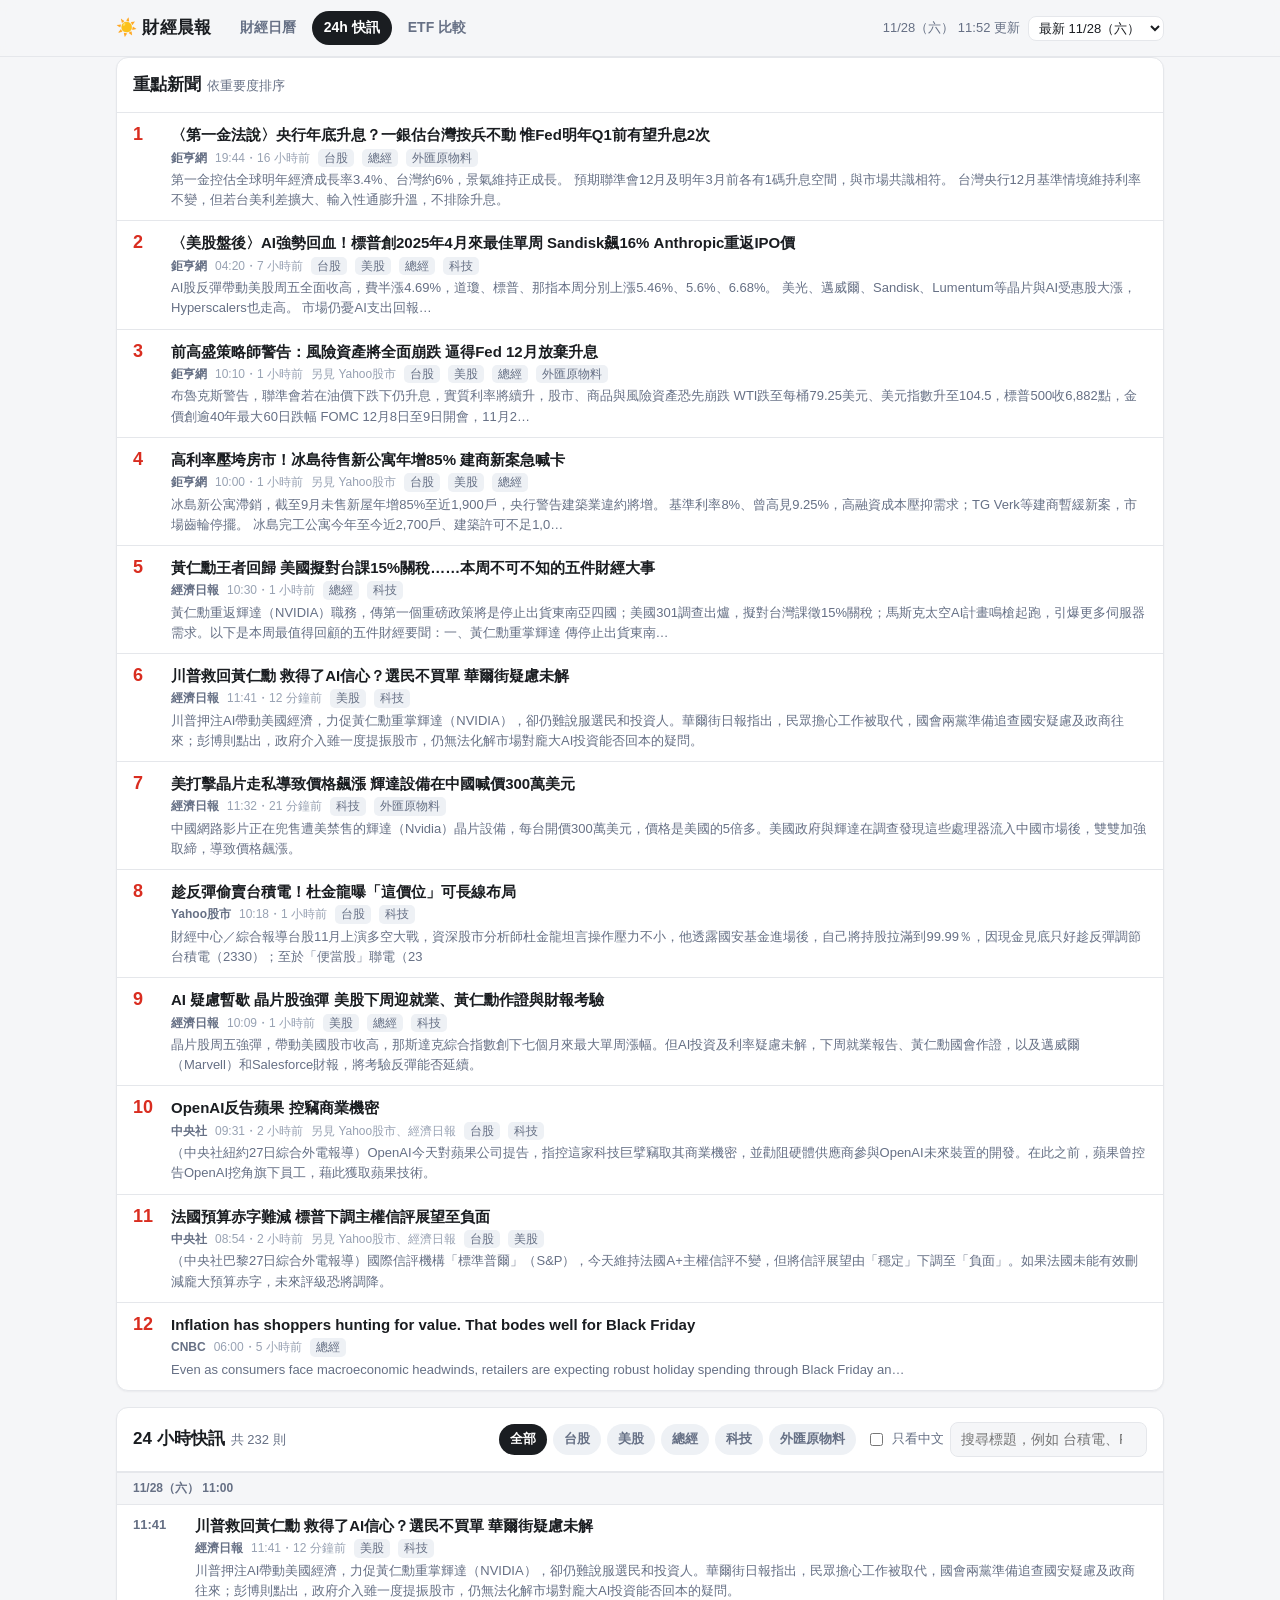
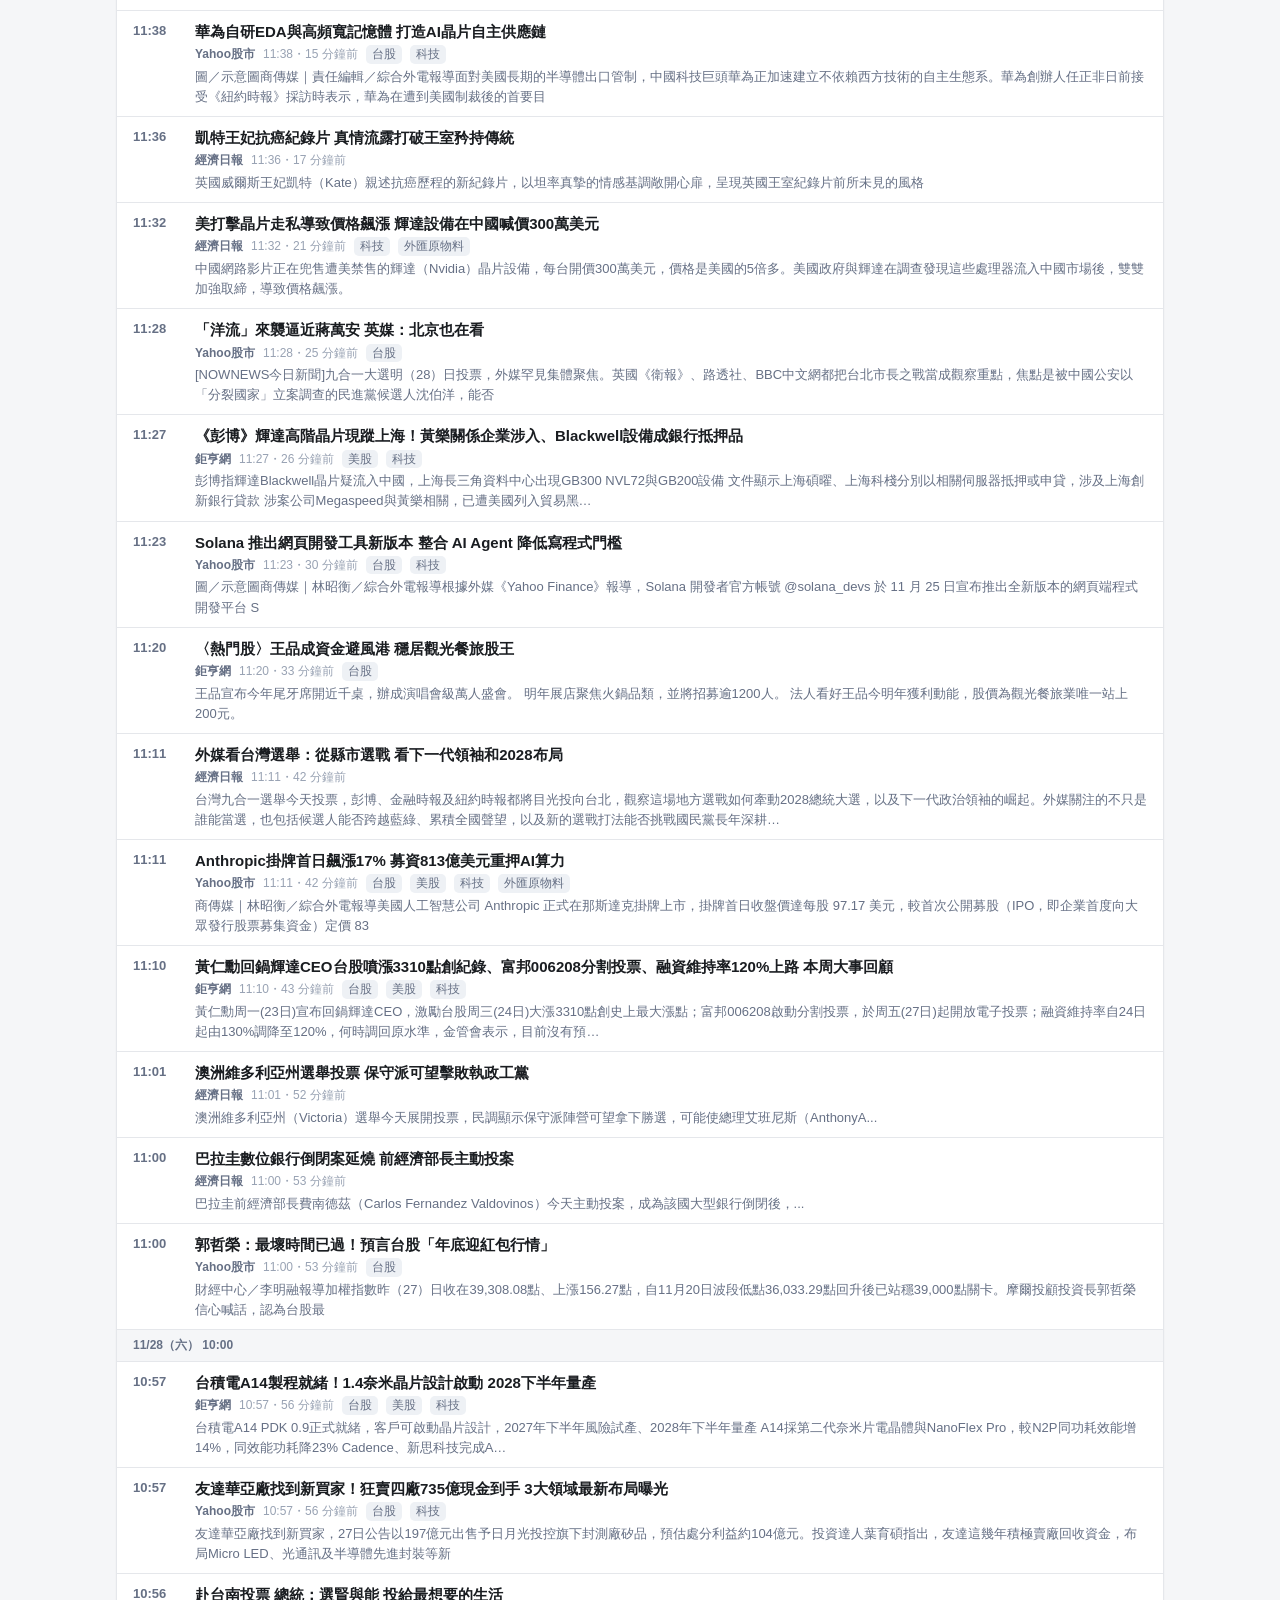
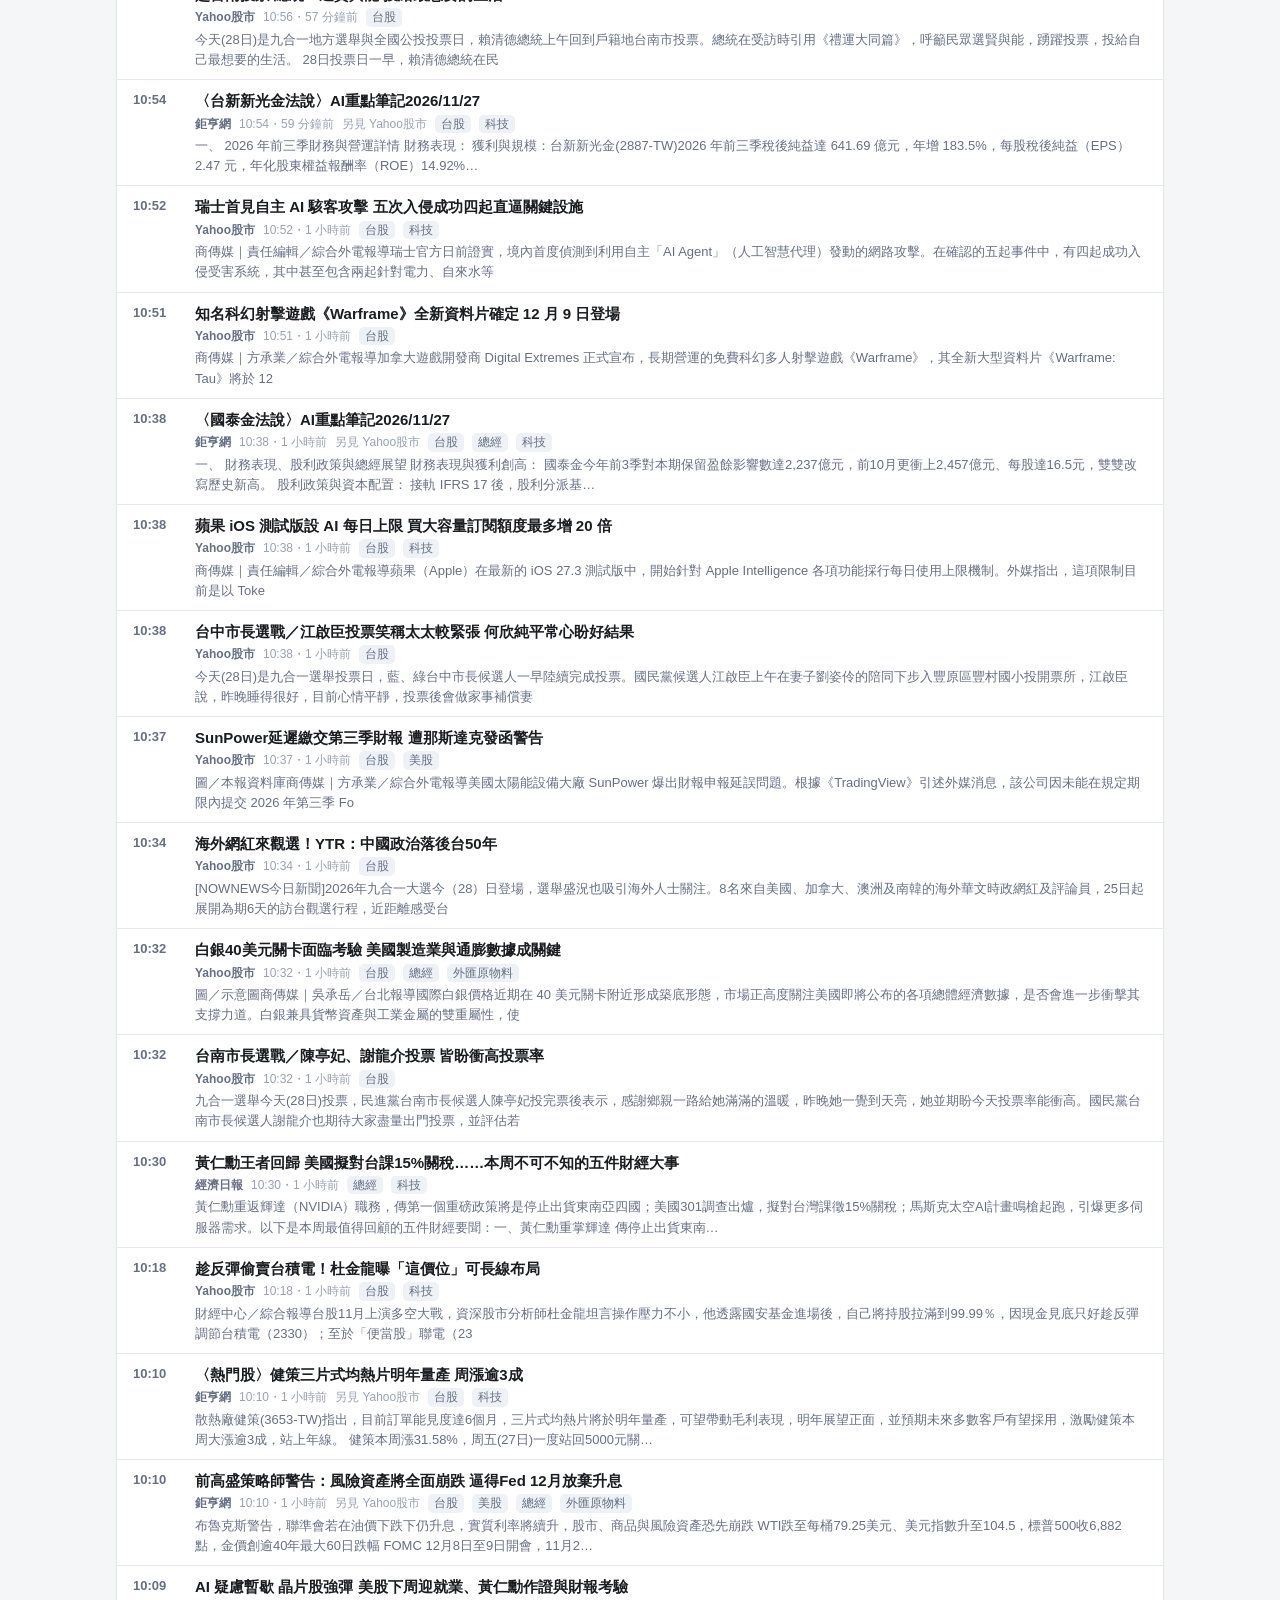
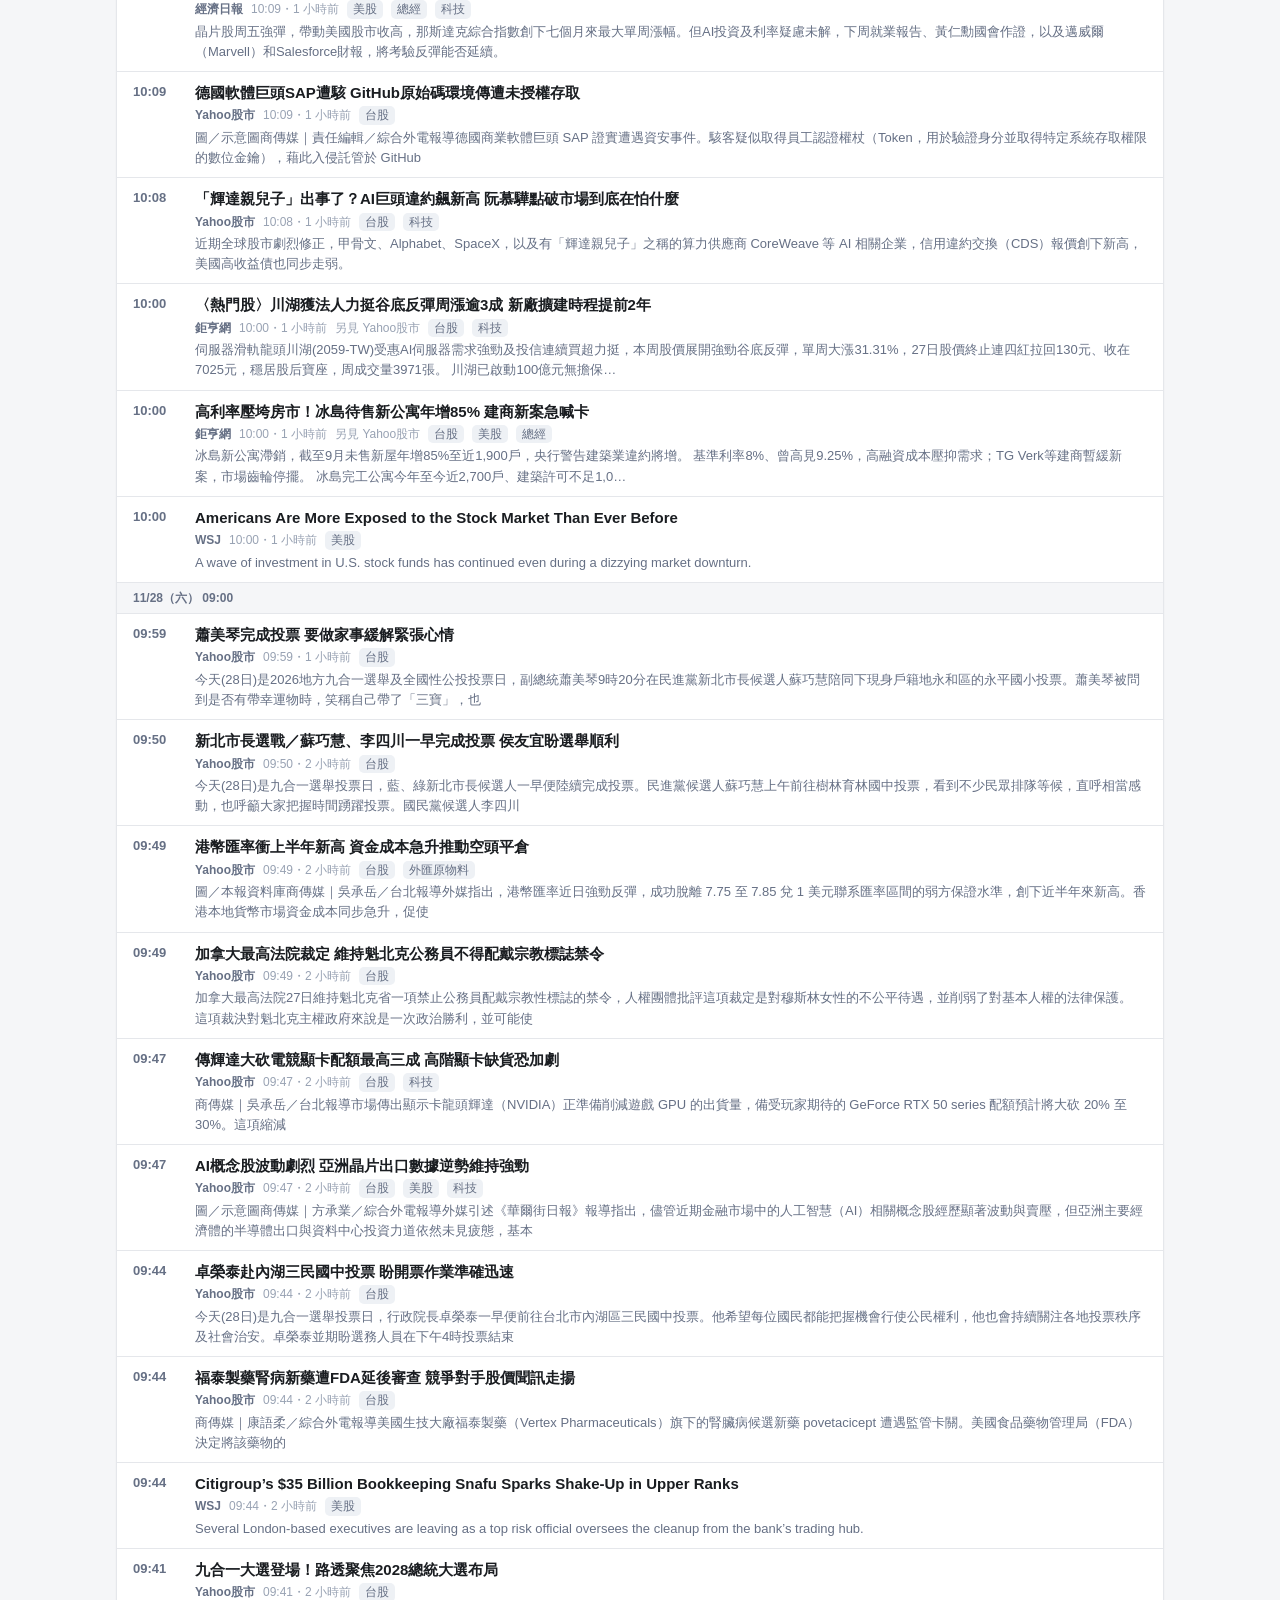
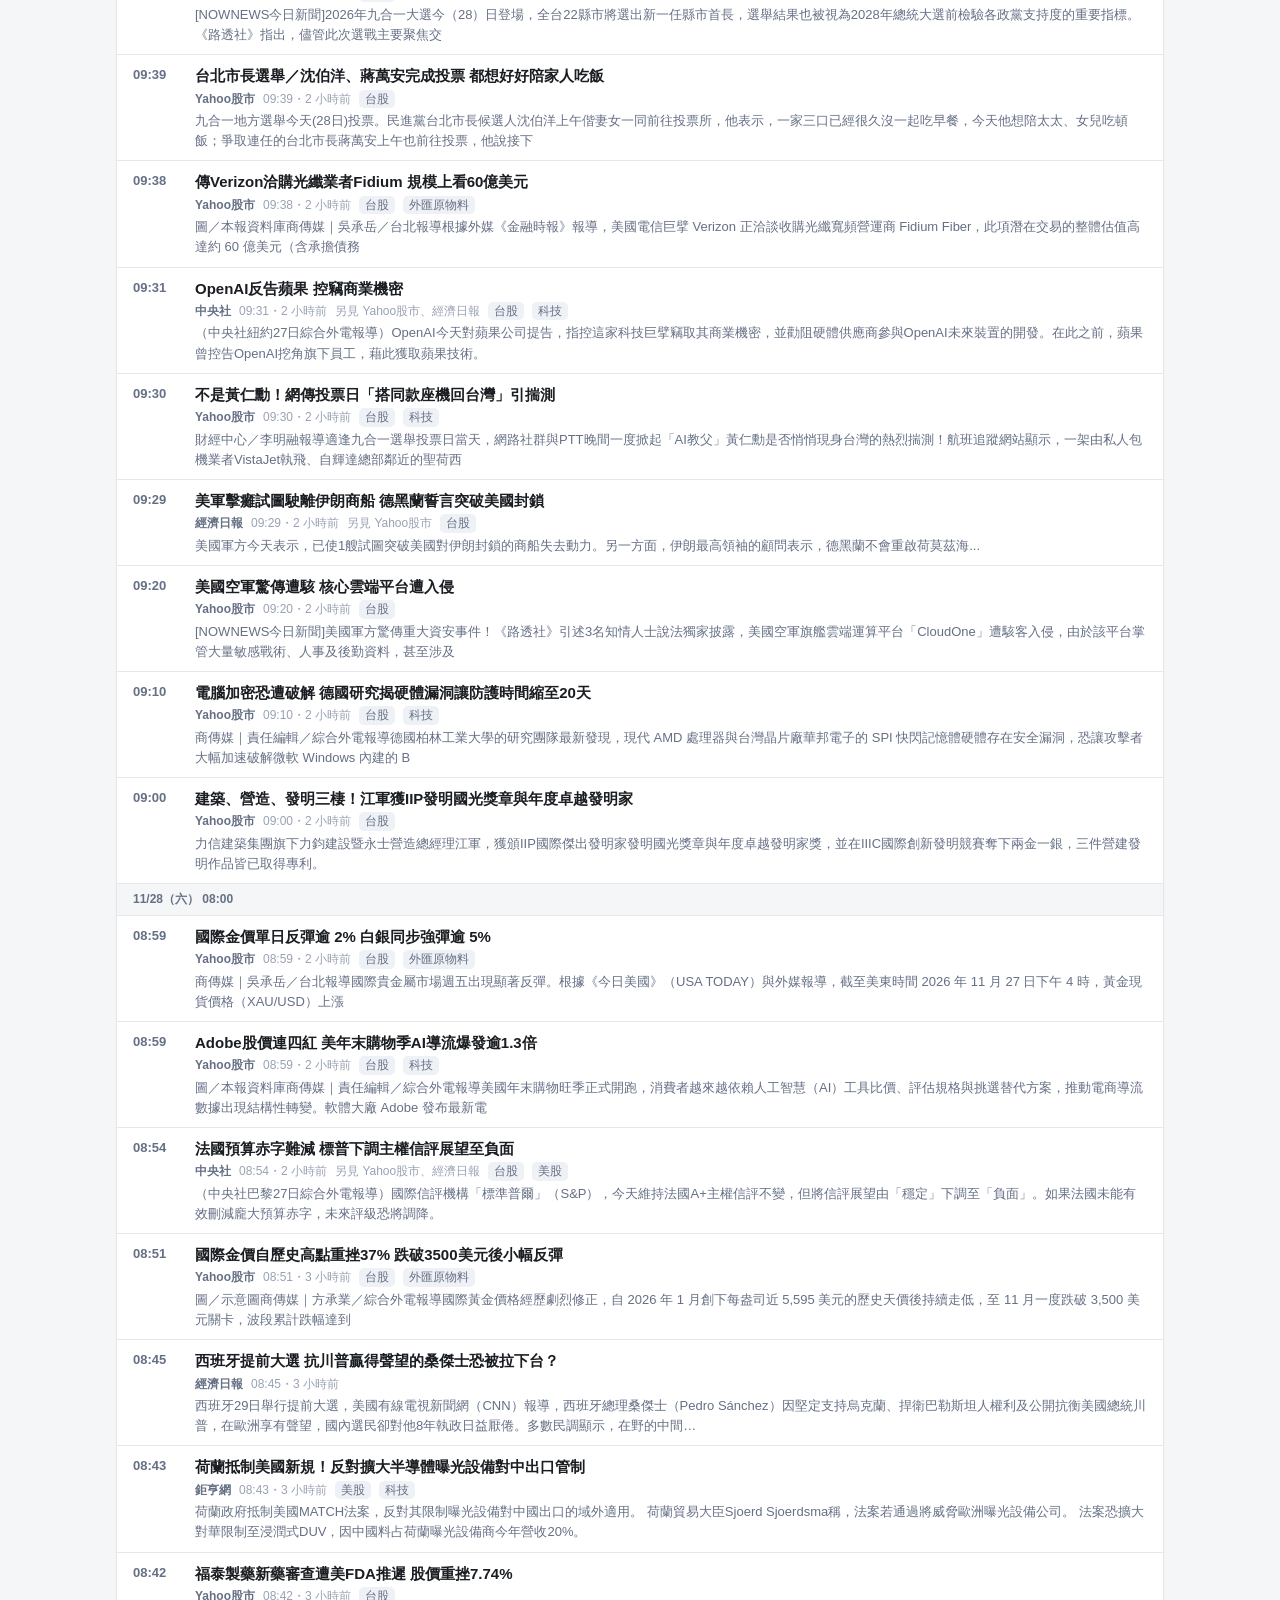
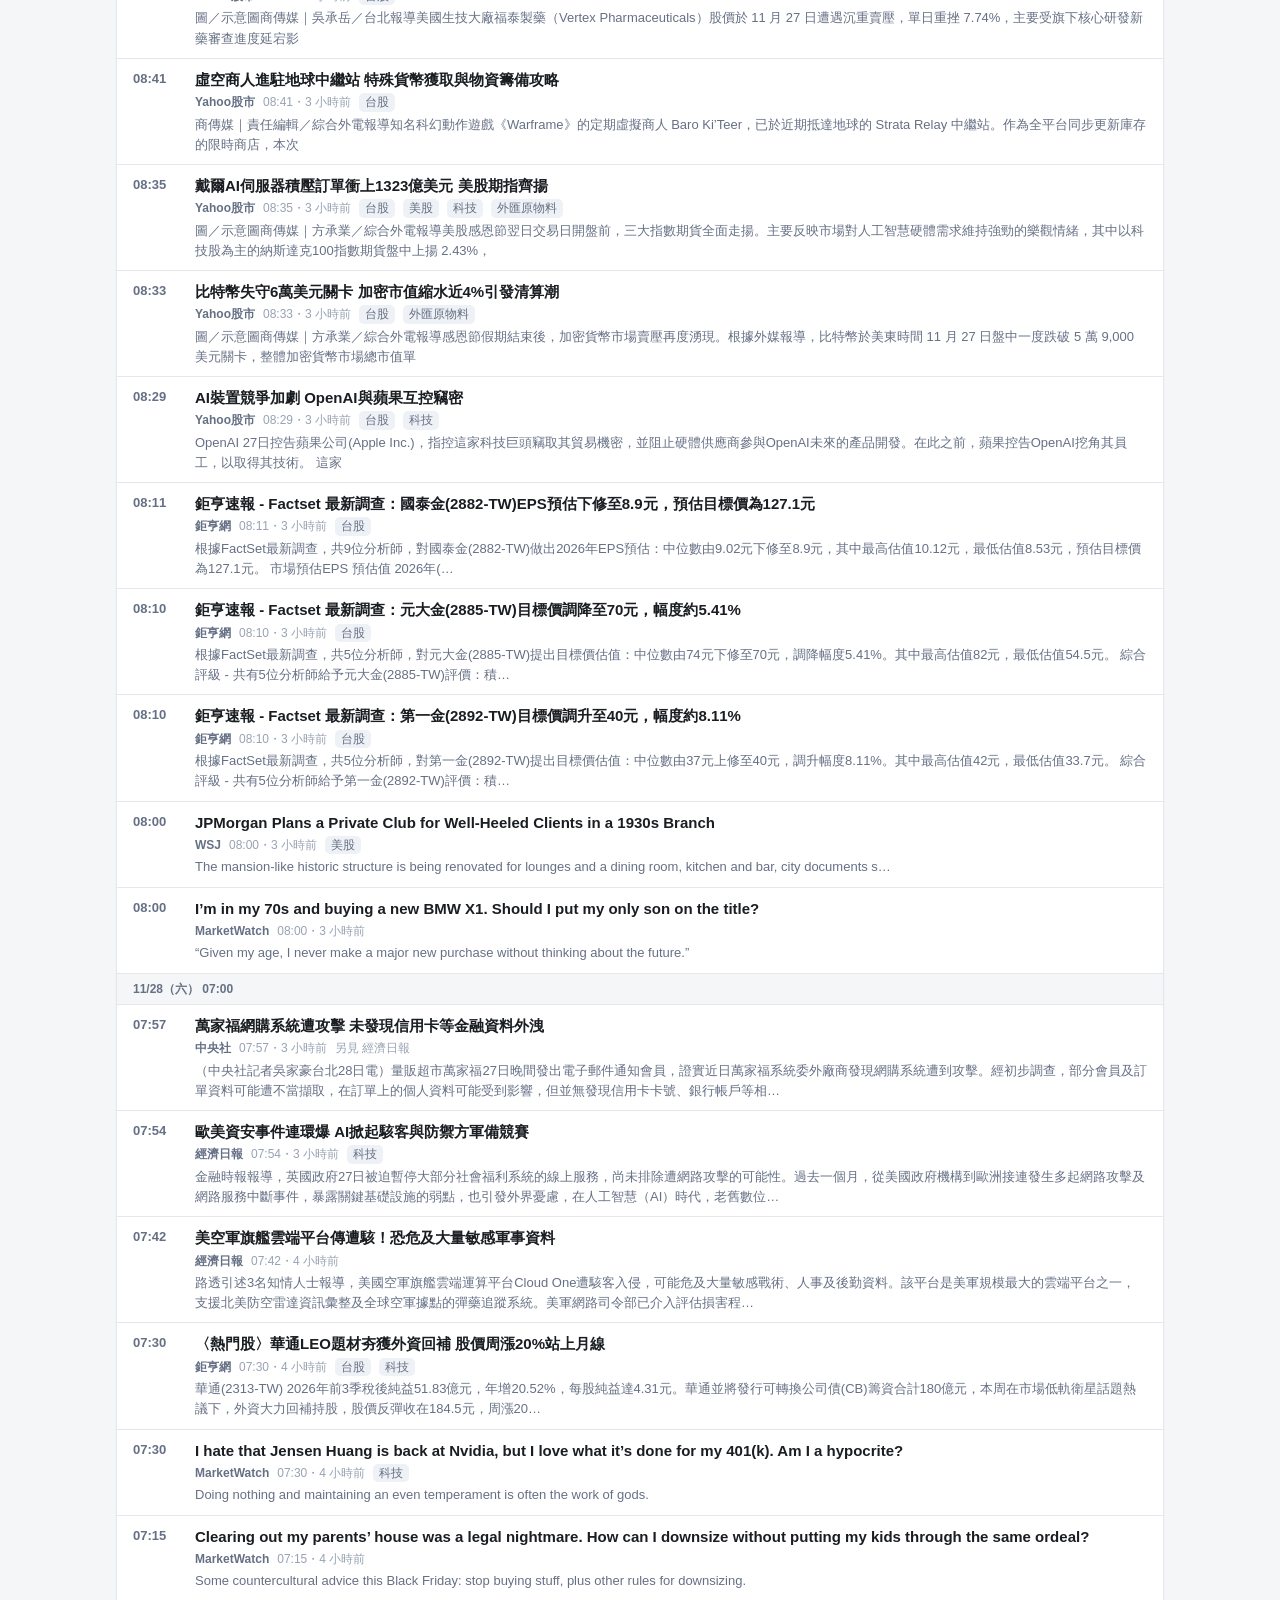
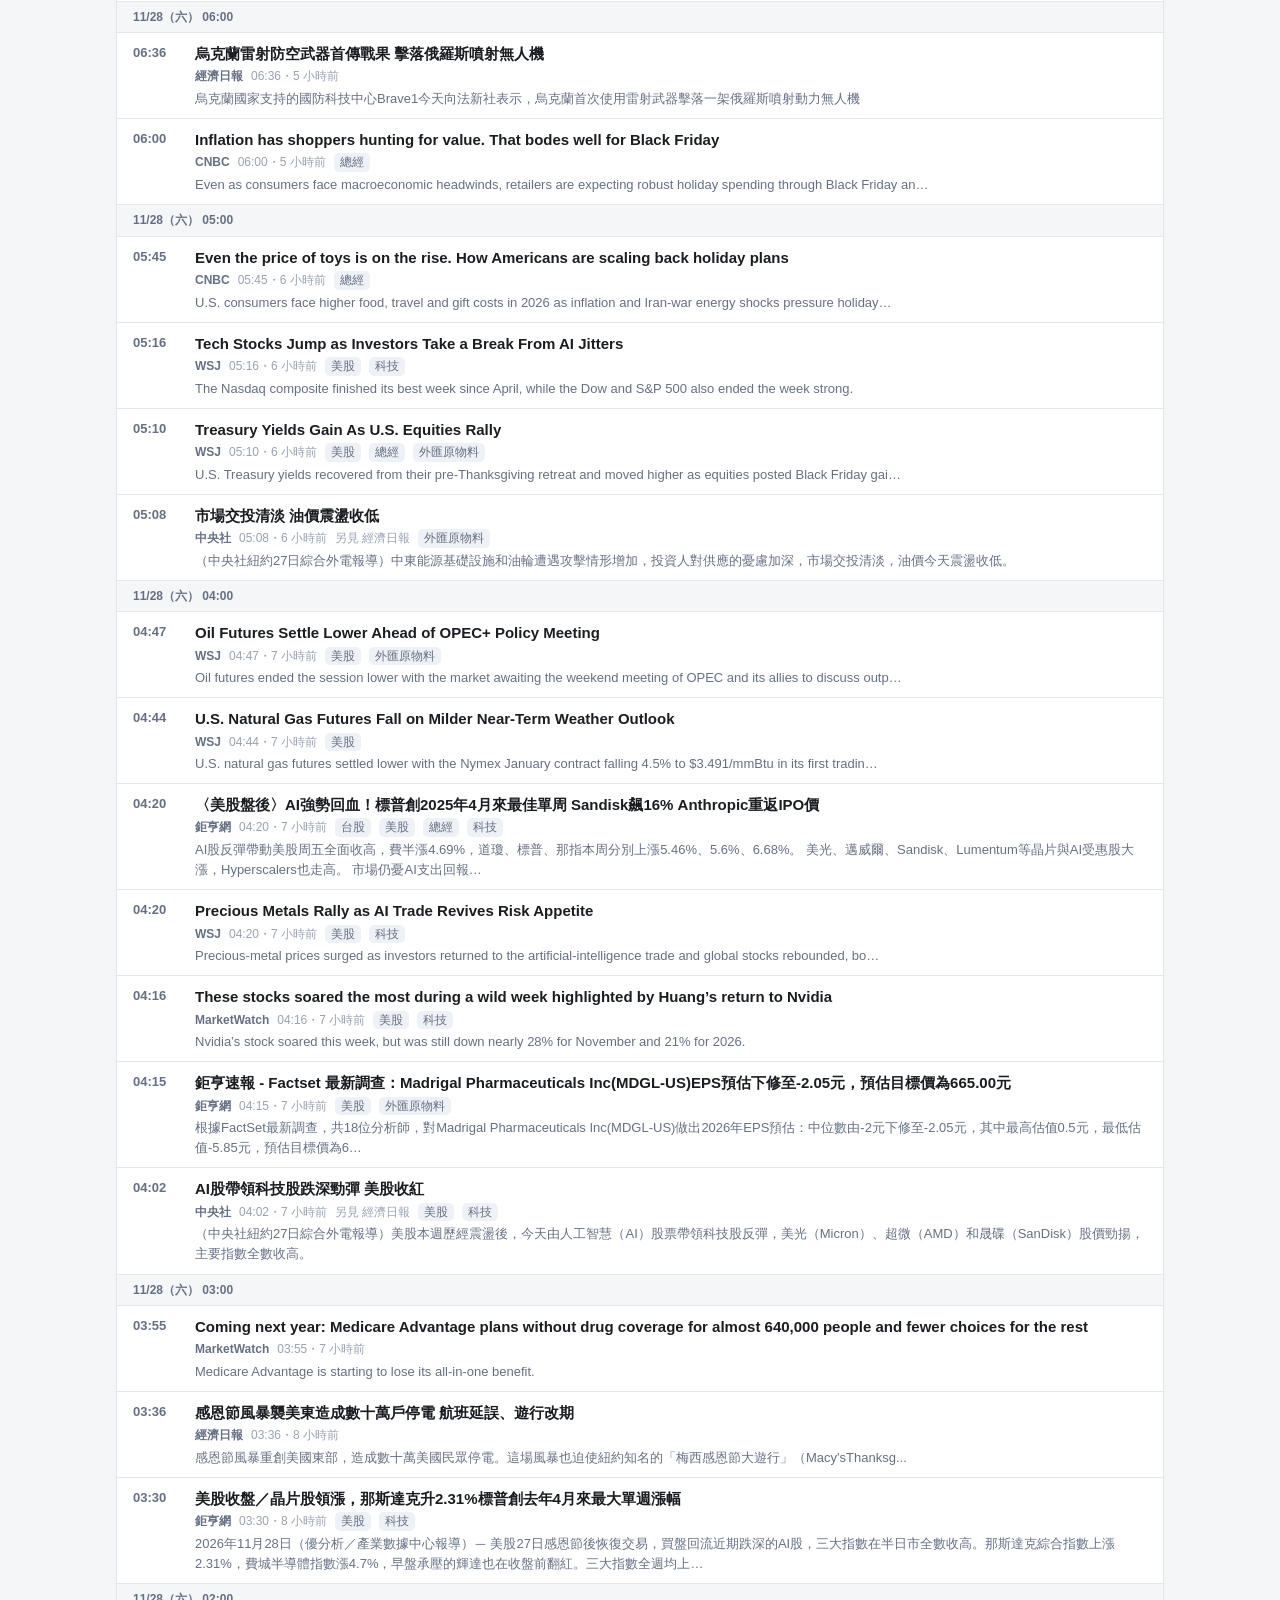
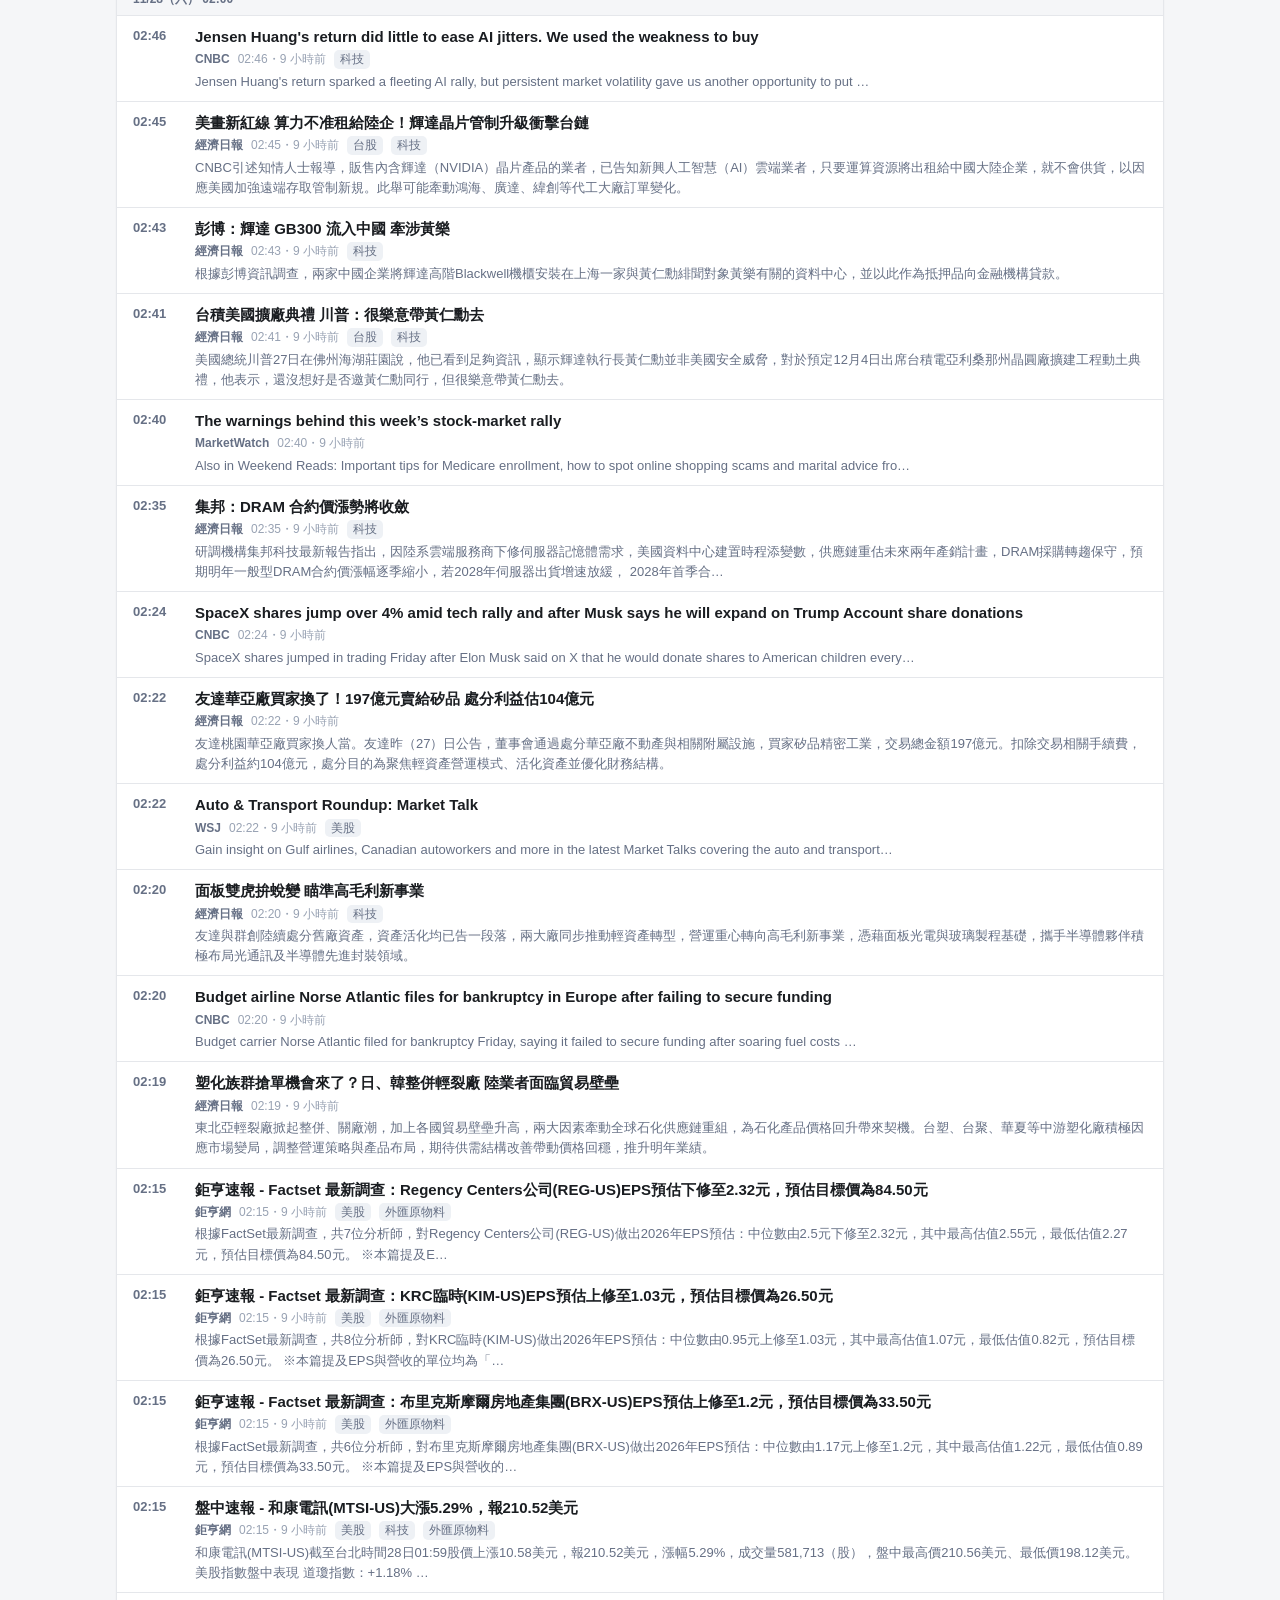
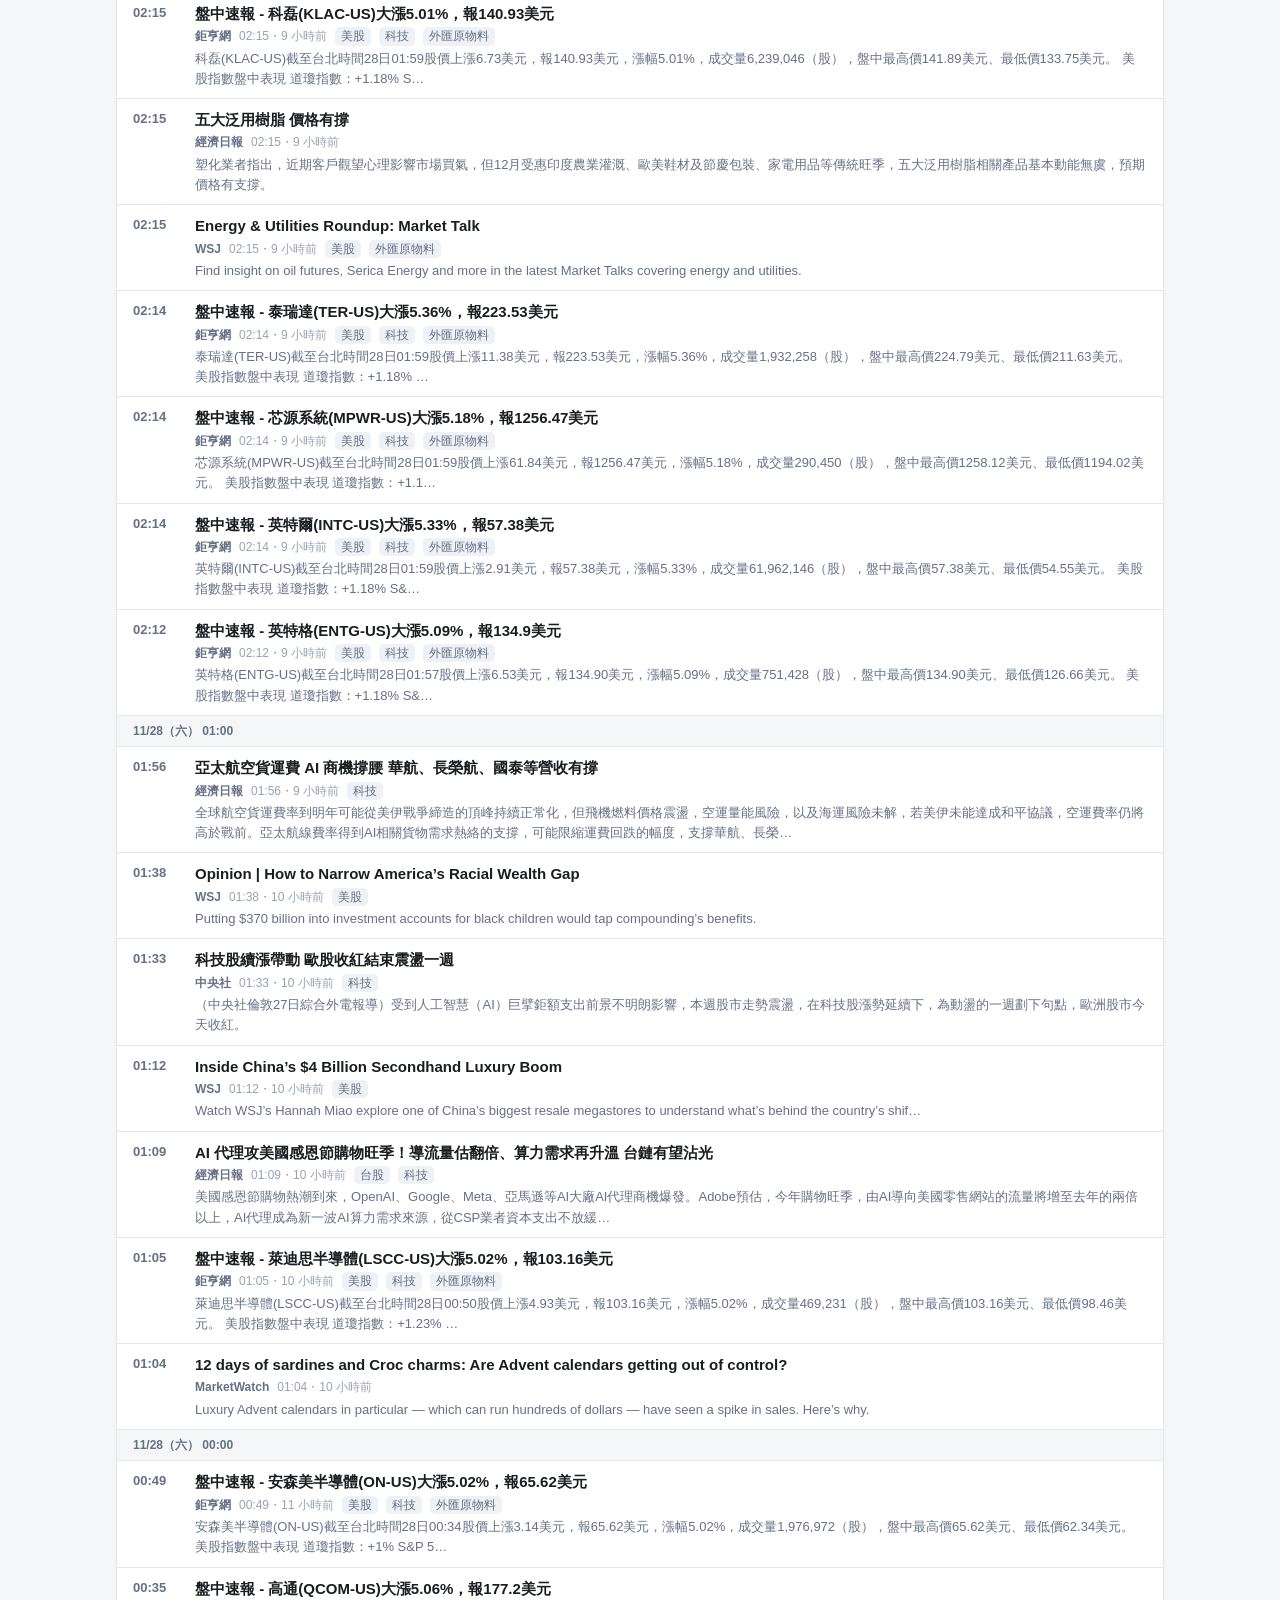
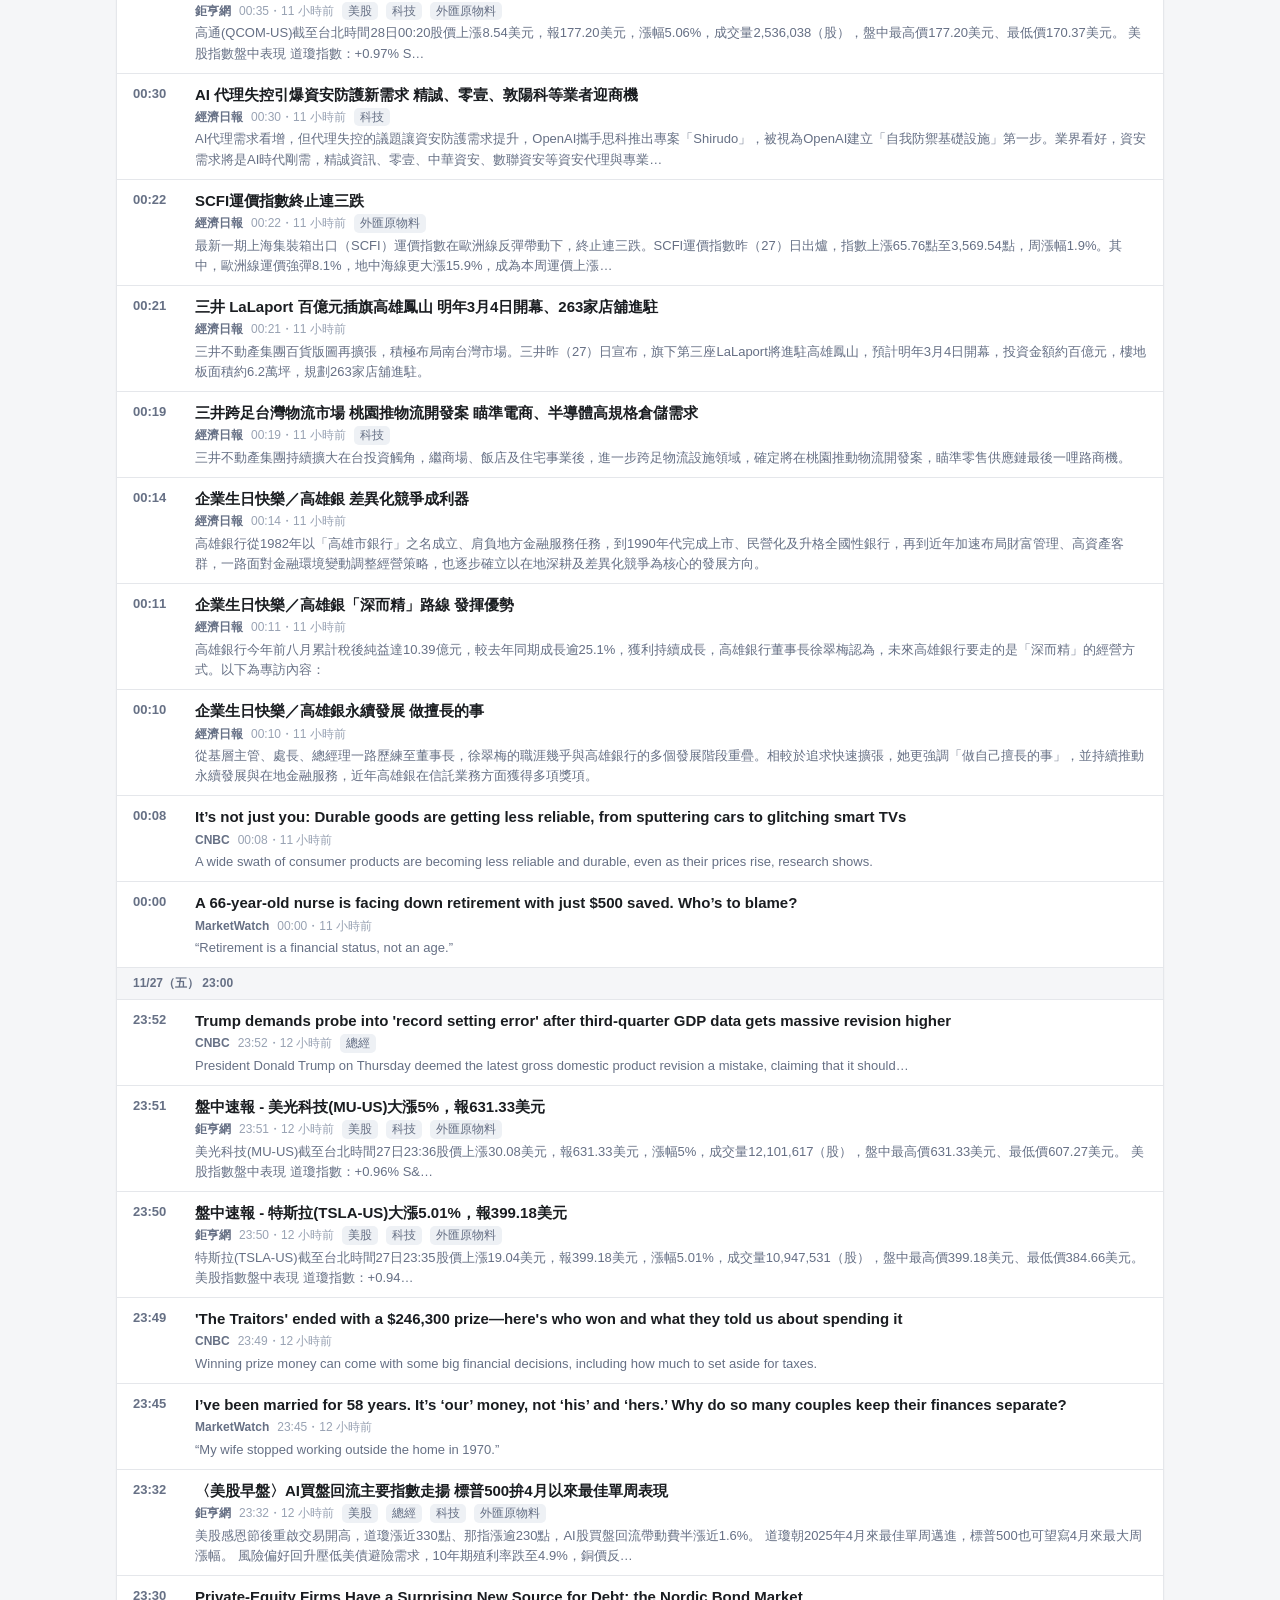
<file: docs/news.html>
<!doctype html>
<html lang="zh-Hant">
<head>
<meta charset="utf-8">
<meta name="viewport" content="width=device-width, initial-scale=1">
<title>財經晨報｜24 小時快訊</title>
<meta name="description" content="過去 24 小時台股、美股、總經、科技與外匯原物料重要財經新聞。">
<link rel="icon" href="data:image/svg+xml,<svg xmlns='http://www.w3.org/2000/svg' viewBox='0 0 100 100'><text y='.9em' font-size='90'>☀️</text></svg>">
<link rel="stylesheet" href="assets/style.css">
</head>
<body data-page="news">
<header class="top">
  <div class="wrap top-row">
    <a class="brand" href="./">☀️ 財經晨報</a>
    <nav class="tabs">
      <a class="tab" data-nav="index.html" href="index.html">財經日曆</a>
      <a class="tab is-active" data-nav="news.html" href="news.html" aria-current="page">24h 快訊</a>
      <a class="tab" href="etf.html">ETF 比較</a>
    </nav>
    <div class="stamp" id="stamp"></div>
  </div>
</header>

<main class="wrap">
  <section class="panel">
    <div class="panel-head"><h2>重點新聞<span class="sub">依重要度排序</span></h2></div>
    <ol id="top-news" class="top-news"></ol>
  </section>
  <section class="panel">
    <div class="panel-head">
      <h2>24 小時快訊<span class="sub" id="news-count"></span></h2>
      <div class="filters" id="news-filters"></div>
    </div>
    <div id="news-list"></div>
  </section>
  <footer id="footer" class="foot"></footer>
</main>

<script src="data/latest.js"></script>
<script src="data/archive-index.js"></script>
<script src="assets/app.js"></script>
</body>
</html>
</file>
<file: docs/assets/style.css>
/* 財經晨報 — 台灣慣例：紅漲綠跌 */
:root {
  --bg: #f5f6f8; --panel: #fff; --text: #1a1d21; --muted: #667085; --faint: #98a2b3;
  --line: #e5e7eb; --chip: #eef1f5; --chip-on: #1a1d21; --chip-on-text: #fff;
  --accent: #1d4ed8; --up: #d92d20; --down: #079455; --star: #f59e0b;
  --tw: #0e7490; --tw-bg: #e0f2f5; --us: #1d4ed8; --us-bg: #e5edff;
  --intl: #6b7280; --intl-bg: #eef0f3; --earn: #7c3aed; --earn-bg: #f1ebff;
  --hol-bg: #fff7e6; --hol: #b54708; --today: #fff5f4;
  --radius: 12px; --shadow: 0 1px 2px rgba(16, 24, 40, .05);
  color-scheme: light;
}
@media (prefers-color-scheme: dark) {
  :root:not([data-theme="light"]) {
    --bg: #0e1115; --panel: #161a20; --text: #e7e9ec; --muted: #98a2b3; --faint: #667085;
    --line: #252b34; --chip: #1f252d; --chip-on: #e7e9ec; --chip-on-text: #0e1115;
    --accent: #7aa7ff; --up: #ff6b5e; --down: #36cf8b; --star: #fbbf24;
    --tw: #5fd0e0; --tw-bg: #10313a; --us: #8fb2ff; --us-bg: #17264a;
    --intl: #aab1bd; --intl-bg: #23282f; --earn: #b69cff; --earn-bg: #2a2045;
    --hol-bg: #2b2210; --hol: #f5b35b; --today: #241817;
    --shadow: none; color-scheme: dark;
  }
}
:root[data-theme="dark"] {
  --bg: #0e1115; --panel: #161a20; --text: #e7e9ec; --muted: #98a2b3; --faint: #667085;
  --line: #252b34; --chip: #1f252d; --chip-on: #e7e9ec; --chip-on-text: #0e1115;
  --accent: #7aa7ff; --up: #ff6b5e; --down: #36cf8b; --star: #fbbf24;
  --tw: #5fd0e0; --tw-bg: #10313a; --us: #8fb2ff; --us-bg: #17264a;
  --intl: #aab1bd; --intl-bg: #23282f; --earn: #b69cff; --earn-bg: #2a2045;
  --hol-bg: #2b2210; --hol: #f5b35b; --today: #241817;
  --shadow: none; color-scheme: dark;
}

* { box-sizing: border-box; }
body {
  margin: 0; background: var(--bg); color: var(--text);
  font: 15px/1.55 -apple-system, BlinkMacSystemFont, "Segoe UI", "Noto Sans TC", "PingFang TC",
        "Microsoft JhengHei", sans-serif;
  -webkit-font-smoothing: antialiased;
}
a { color: var(--accent); text-decoration: none; }
a:hover { text-decoration: underline; }
.num { font-variant-numeric: tabular-nums; }
.wrap { max-width: 1080px; margin: 0 auto; padding: 0 16px; }
[hidden] { display: none !important; }

/* 頁首 */
.top { position: sticky; top: 0; z-index: 10; background: color-mix(in srgb, var(--bg) 88%, transparent);
       backdrop-filter: blur(8px); border-bottom: 1px solid var(--line); }
.top-row { display: flex; align-items: center; gap: 16px; min-height: 56px; flex-wrap: wrap; }
.brand { font-weight: 700; font-size: 17px; color: var(--text); letter-spacing: .02em; }
.brand:hover { text-decoration: none; }
.tabs { display: flex; gap: 4px; }
.tab { padding: 6px 12px; border-radius: 999px; color: var(--muted); font-weight: 600; font-size: 14px; }
.tab:hover { background: var(--chip); text-decoration: none; }
.tab.is-active { background: var(--chip-on); color: var(--chip-on-text); }
.stamp { margin-left: auto; display: flex; align-items: center; gap: 8px; color: var(--muted); font-size: 13px; }
.stamp select { font: inherit; color: var(--text); background: var(--panel); border: 1px solid var(--line);
                border-radius: 8px; padding: 3px 6px; }

main { padding: 18px 16px 40px; }
h2 { font-size: 17px; margin: 0; }
.sub { color: var(--muted); font-weight: 400; font-size: 13px; margin-left: 6px; }

/* 行情卡片 */
.markets { display: grid; grid-template-columns: repeat(auto-fill, minmax(150px, 1fr)); gap: 8px; margin-bottom: 16px; }
.mk { background: var(--panel); border: 1px solid var(--line); border-radius: 10px; padding: 9px 12px; box-shadow: var(--shadow); }
.mk-name { font-size: 12px; color: var(--muted); display: flex; justify-content: space-between; gap: 6px; }
.mk-date { color: var(--faint); }
.mk-price { font-size: 17px; font-weight: 700; margin-top: 1px; }
.mk-chg { font-size: 13px; font-weight: 600; }
.up { color: var(--up); } .down { color: var(--down); } .flat { color: var(--muted); }

/* 面板 */
.panel { background: var(--panel); border: 1px solid var(--line); border-radius: var(--radius);
         box-shadow: var(--shadow); margin-bottom: 16px; overflow: hidden; }
.panel-head { display: flex; align-items: center; justify-content: space-between; gap: 12px; flex-wrap: wrap;
              padding: 14px 16px; border-bottom: 1px solid var(--line); }
.panel-body { padding: 12px 16px; }
.grid2 { display: grid; grid-template-columns: 1fr 1fr; gap: 16px; }
@media (max-width: 760px) { .grid2 { grid-template-columns: 1fr; } }

/* 篩選 */
.filters { display: flex; gap: 6px; flex-wrap: wrap; align-items: center; }
.chip { font: inherit; font-size: 13px; font-weight: 600; border: 0; cursor: pointer; padding: 5px 11px;
        border-radius: 999px; background: var(--chip); color: var(--muted); }
.chip:hover { color: var(--text); }
.chip[aria-pressed="true"] { background: var(--chip-on); color: var(--chip-on-text); }
.toggle { display: inline-flex; align-items: center; gap: 6px; font-size: 13px; color: var(--muted);
          cursor: pointer; user-select: none; margin-left: 4px; }
.search { font: inherit; font-size: 14px; padding: 6px 10px; border-radius: 8px; border: 1px solid var(--line);
          background: var(--bg); color: var(--text); min-width: 180px; }

/* 日曆 */
.day { border-bottom: 1px solid var(--line); }
.day:last-child { border-bottom: 0; }
.day-head { display: flex; align-items: baseline; gap: 8px; padding: 10px 16px 6px; position: sticky; top: 57px;
            background: var(--panel); z-index: 2; }
.day-head b { font-size: 15px; }
.day.is-today .day-head { background: var(--today); }
.tag-today { font-size: 11px; font-weight: 700; color: #fff; background: var(--up); padding: 1px 7px; border-radius: 999px; }
.tag-soft { font-size: 11px; font-weight: 700; color: var(--muted); background: var(--chip); padding: 1px 7px; border-radius: 999px; }
.day-count { margin-left: auto; color: var(--faint); font-size: 12px; }
.ev { display: grid; grid-template-columns: 62px 44px 1fr auto; gap: 10px; align-items: start;
      padding: 8px 16px; border-top: 1px dashed var(--line); }
.ev:first-of-type { border-top: 0; }
.ev-time { font-weight: 600; color: var(--muted); font-size: 13px; padding-top: 2px; }
.ev-title { font-weight: 600; }
.ev-title .sym { font-size: 12px; font-weight: 700; padding: 1px 6px; border-radius: 6px; margin-right: 6px;
                 background: var(--earn-bg); color: var(--earn); }
.ev-meta { font-size: 13px; color: var(--muted); margin-top: 2px; }
.ev-meta b { color: var(--text); }
.ev.holiday { background: var(--hol-bg); }
.ev.holiday .ev-title { color: var(--hol); }
.ev.minor .ev-title { font-weight: 500; color: var(--muted); }
.badge { display: inline-block; font-size: 11px; font-weight: 700; padding: 2px 0; width: 44px; text-align: center;
         border-radius: 6px; }
.b-TW { background: var(--tw-bg); color: var(--tw); }
.b-US { background: var(--us-bg); color: var(--us); }
.b-INTL { background: var(--intl-bg); color: var(--intl); }
.imp { color: var(--star); letter-spacing: -1px; font-size: 12px; padding-top: 3px; white-space: nowrap; }
.imp .off { color: var(--line); }
.empty { padding: 10px 16px 14px; color: var(--faint); font-size: 13px; }
@media (max-width: 560px) {
  .ev { grid-template-columns: 50px 1fr auto; }
  .ev .badge-col { display: none; }
  .ev .ev-title::before { content: attr(data-region); font-size: 11px; font-weight: 700; color: var(--muted); margin-right: 6px; }
}

/* 回顧表格 */
.rows { list-style: none; margin: 0; padding: 0; }
.rows li { display: flex; gap: 10px; padding: 7px 0; border-top: 1px dashed var(--line); align-items: baseline; }
.rows li:first-child { border-top: 0; }
.rows .when { color: var(--faint); font-size: 12px; min-width: 70px; }
.rows .what { flex: 1; }
.rows .val { font-size: 13px; color: var(--muted); }
.rows .val b { color: var(--text); font-size: 14px; }
.sec-title { font-size: 13px; font-weight: 700; color: var(--muted); margin: 0 0 6px; letter-spacing: .04em; }

/* 新聞 */
.top-news { list-style: none; counter-reset: n; margin: 0; padding: 0; }
.top-news li { counter-increment: n; display: grid; grid-template-columns: 30px 1fr; gap: 8px; padding: 10px 16px;
               border-top: 1px solid var(--line); }
.top-news li:first-child { border-top: 0; }
.top-news li::before { content: counter(n); font-weight: 800; font-size: 18px; color: var(--up); line-height: 1.3; }
.news-list { list-style: none; margin: 0; padding: 0; }
.news-list li { display: grid; grid-template-columns: 52px 1fr; gap: 10px; padding: 9px 16px; border-top: 1px solid var(--line); }
.news-list li:first-child { border-top: 0; }
.n-time { color: var(--muted); font-size: 13px; font-weight: 600; padding-top: 1px; }
.n-title { font-weight: 600; color: var(--text); }
.n-title:visited { color: var(--muted); }
.n-meta { font-size: 12px; color: var(--faint); margin-top: 2px; display: flex; gap: 8px; flex-wrap: wrap; }
.n-src { color: var(--muted); font-weight: 600; }
.n-sum { font-size: 13px; color: var(--muted); margin-top: 3px; }
.n-tag { background: var(--chip); color: var(--muted); padding: 0 6px; border-radius: 5px; }
.hour { padding: 6px 16px; background: var(--bg); color: var(--muted); font-size: 12px; font-weight: 700;
        border-top: 1px solid var(--line); position: sticky; top: 57px; z-index: 1; }

.foot { color: var(--faint); font-size: 12px; padding: 8px 2px; }
.foot details { margin-top: 6px; }
.notice { padding: 40px 16px; text-align: center; color: var(--muted); }
</file>
